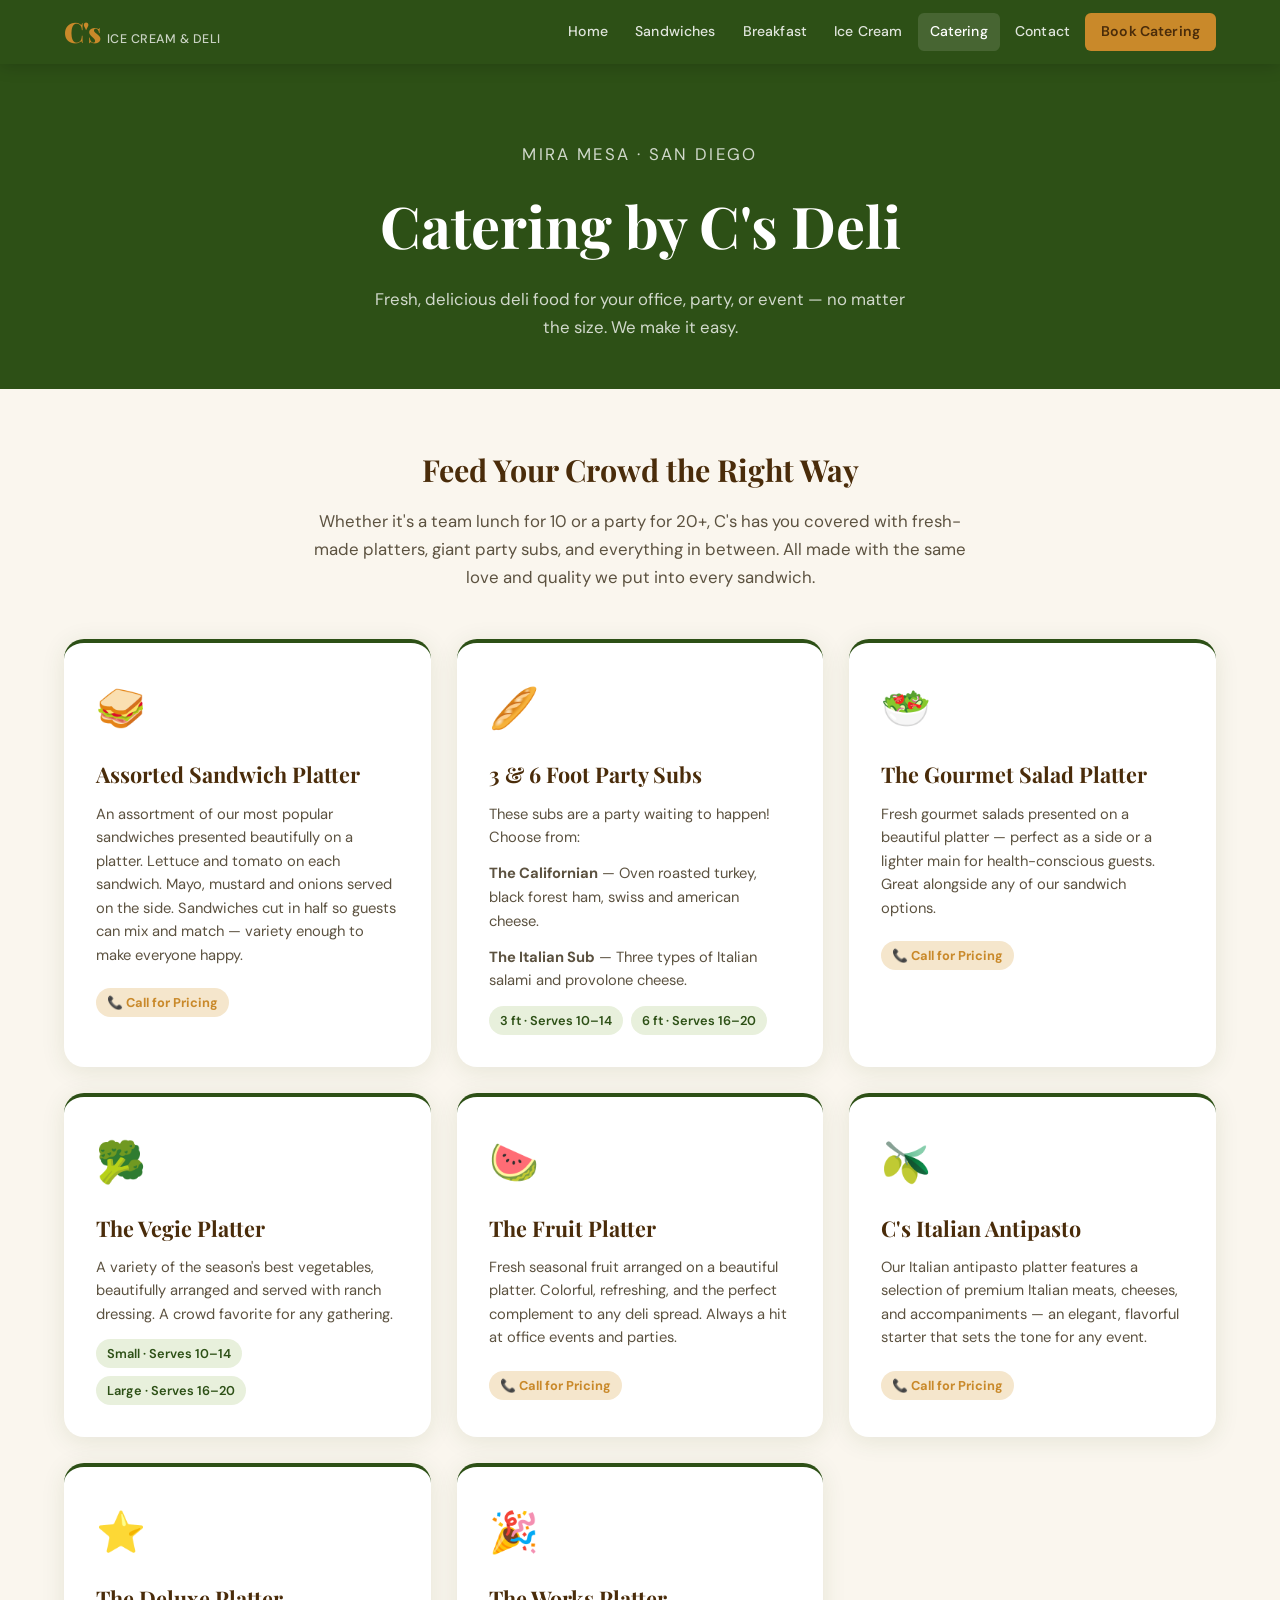
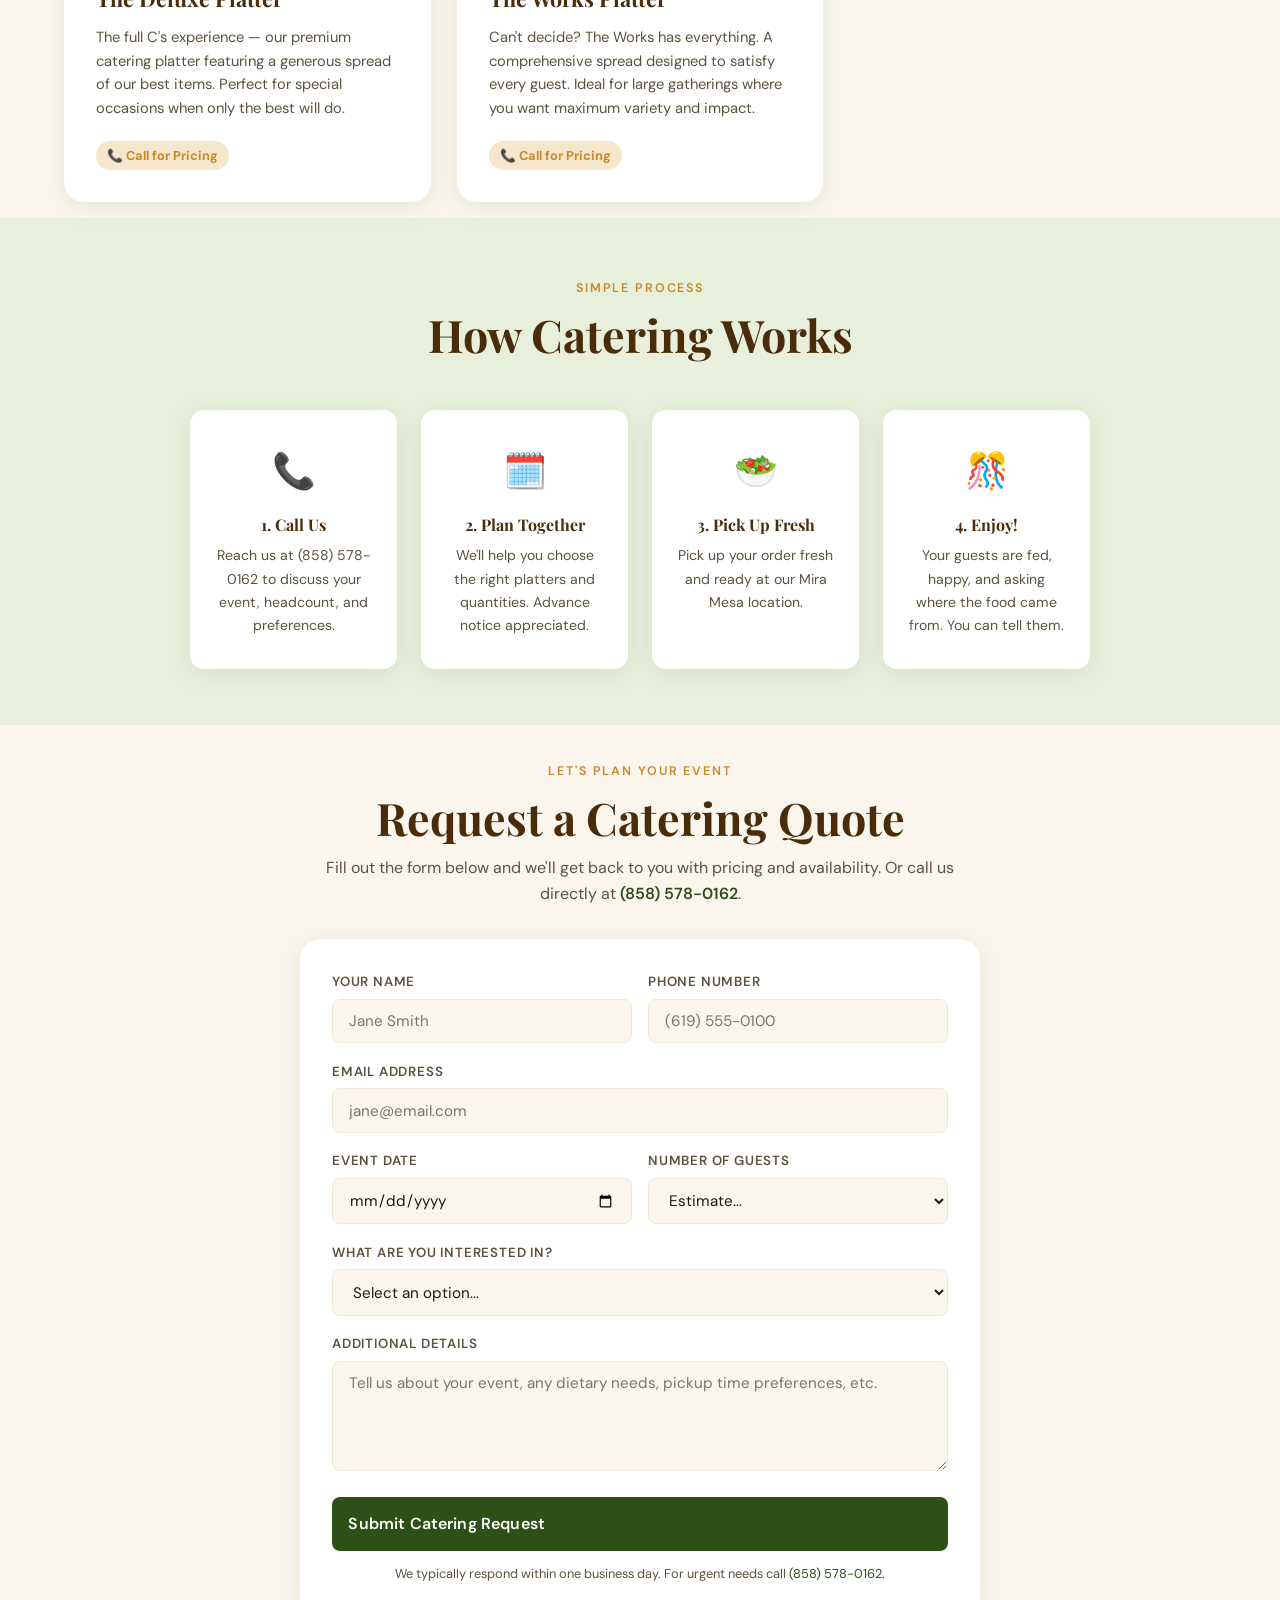
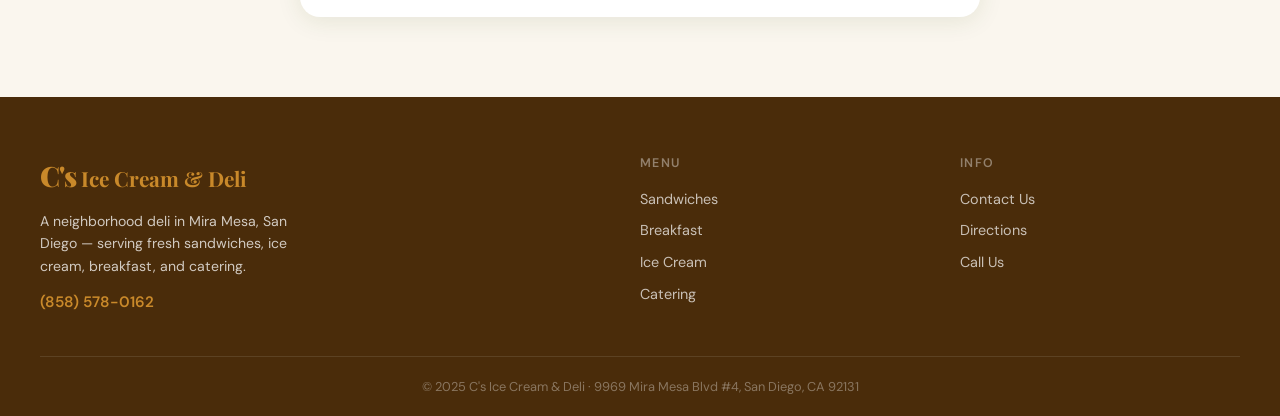
<file: catering.html>
<!DOCTYPE html>
<html lang="en">
<head>
  <meta charset="UTF-8" />
  <meta name="viewport" content="width=device-width, initial-scale=1.0" />
  <title>Catering | C's Ice Cream & Deli · Mira Mesa San Diego</title>
  <meta name="description" content="Catering by C's Ice Cream & Deli — sandwich platters, 3 & 6 foot party subs, veggie platters, and more for your San Diego events. Call (858) 578-0162." />
  <link rel="preconnect" href="https://fonts.googleapis.com" />
  <link href="https://fonts.googleapis.com/css2?family=Playfair+Display:ital,wght@0,700;0,900;1,700&family=DM+Sans:wght@300;400;500;600&display=swap" rel="stylesheet" />
  <link rel="stylesheet" href="style.css" />
</head>
<body>

  <!-- NAV -->
  <header class="site-header">
    <div class="nav-inner">
      <a href="index.html" class="logo">
        <span class="logo-c">C's</span>
        <span class="logo-sub">Ice Cream &amp; Deli</span>
      </a>
      <button class="hamburger" id="hamburger" aria-label="Menu">
        <span></span><span></span><span></span>
      </button>
      <nav class="main-nav" id="main-nav">
        <a href="index.html">Home</a>
        <a href="menu-sandwiches.html">Sandwiches</a>
        <a href="menu-breakfast.html">Breakfast</a>
        <a href="menu-icecream.html">Ice Cream</a>
        <a href="catering.html" class="active">Catering</a>
        <a href="contact.html">Contact</a>
        <a href="catering.html" class="nav-cta">Book Catering</a>
      </nav>
    </div>
  </header>

  <!-- PAGE HERO -->
  <section class="page-hero">
    <p class="page-hero-eyebrow">Mira Mesa · San Diego</p>
    <h1>Catering by C's Deli</h1>
    <p>Fresh, delicious deli food for your office, party, or event — no matter the size. We make it easy.</p>
  </section>

  <!-- INTRO -->
  <div class="catering-intro">
    <h2>Feed Your Crowd the Right Way</h2>
    <p>Whether it's a team lunch for 10 or a party for 20+, C's has you covered with fresh-made platters, giant party subs, and everything in between. All made with the same love and quality we put into every sandwich.</p>
  </div>

  <!-- CATERING ITEMS -->
  <div class="catering-grid">

    <div class="cater-card">
      <div class="cater-card-icon">🥪</div>
      <h3>Assorted Sandwich Platter</h3>
      <p>An assortment of our most popular sandwiches presented beautifully on a platter. Lettuce and tomato on each sandwich. Mayo, mustard and onions served on the side. Sandwiches cut in half so guests can mix and match — variety enough to make everyone happy.</p>
      <span class="call-pricing">📞 Call for Pricing</span>
    </div>

    <div class="cater-card">
      <div class="cater-card-icon">🥖</div>
      <h3>3 & 6 Foot Party Subs</h3>
      <p>These subs are a party waiting to happen! Choose from:</p>
      <p style="margin-top:0.5rem"><strong>The Californian</strong> — Oven roasted turkey, black forest ham, swiss and american cheese.</p>
      <p style="margin-top:0.4rem"><strong>The Italian Sub</strong> — Three types of Italian salami and provolone cheese.</p>
      <div style="margin-top:0.8rem; display:flex; gap:0.5rem; flex-wrap:wrap;">
        <span class="serves">3 ft · Serves 10–14</span>
        <span class="serves">6 ft · Serves 16–20</span>
      </div>
    </div>

    <div class="cater-card">
      <div class="cater-card-icon">🥗</div>
      <h3>The Gourmet Salad Platter</h3>
      <p>Fresh gourmet salads presented on a beautiful platter — perfect as a side or a lighter main for health-conscious guests. Great alongside any of our sandwich options.</p>
      <span class="call-pricing">📞 Call for Pricing</span>
    </div>

    <div class="cater-card">
      <div class="cater-card-icon">🥦</div>
      <h3>The Vegie Platter</h3>
      <p>A variety of the season's best vegetables, beautifully arranged and served with ranch dressing. A crowd favorite for any gathering.</p>
      <div style="margin-top:0.8rem; display:flex; gap:0.5rem; flex-wrap:wrap;">
        <span class="serves">Small · Serves 10–14</span>
        <span class="serves">Large · Serves 16–20</span>
      </div>
    </div>

    <div class="cater-card">
      <div class="cater-card-icon">🍉</div>
      <h3>The Fruit Platter</h3>
      <p>Fresh seasonal fruit arranged on a beautiful platter. Colorful, refreshing, and the perfect complement to any deli spread. Always a hit at office events and parties.</p>
      <span class="call-pricing">📞 Call for Pricing</span>
    </div>

    <div class="cater-card">
      <div class="cater-card-icon">🫒</div>
      <h3>C's Italian Antipasto</h3>
      <p>Our Italian antipasto platter features a selection of premium Italian meats, cheeses, and accompaniments — an elegant, flavorful starter that sets the tone for any event.</p>
      <span class="call-pricing">📞 Call for Pricing</span>
    </div>

    <div class="cater-card">
      <div class="cater-card-icon">⭐</div>
      <h3>The Deluxe Platter</h3>
      <p>The full C's experience — our premium catering platter featuring a generous spread of our best items. Perfect for special occasions when only the best will do.</p>
      <span class="call-pricing">📞 Call for Pricing</span>
    </div>

    <div class="cater-card">
      <div class="cater-card-icon">🎉</div>
      <h3>The Works Platter</h3>
      <p>Can't decide? The Works has everything. A comprehensive spread designed to satisfy every guest. Ideal for large gatherings where you want maximum variety and impact.</p>
      <span class="call-pricing">📞 Call for Pricing</span>
    </div>

  </div>

  <!-- HOW IT WORKS -->
  <section class="section" style="background: var(--green-light); padding: 3.5rem 1.5rem;">
    <div class="container">
      <div class="section-header">
        <p class="section-eyebrow">Simple Process</p>
        <h2 class="section-title">How Catering Works</h2>
      </div>
      <div style="display:grid; grid-template-columns: repeat(auto-fit, minmax(200px,1fr)); gap:1.5rem; max-width:900px; margin:0 auto;">
        <div style="text-align:center; background:#fff; border-radius:14px; padding:2rem 1.5rem; box-shadow:var(--shadow);">
          <div style="font-size:2.2rem;margin-bottom:0.7rem;">📞</div>
          <h4 style="font-family:'Playfair Display',serif;color:var(--brown);margin-bottom:0.4rem;">1. Call Us</h4>
          <p style="font-size:0.88rem;color:var(--text-muted);">Reach us at (858) 578-0162 to discuss your event, headcount, and preferences.</p>
        </div>
        <div style="text-align:center; background:#fff; border-radius:14px; padding:2rem 1.5rem; box-shadow:var(--shadow);">
          <div style="font-size:2.2rem;margin-bottom:0.7rem;">🗓️</div>
          <h4 style="font-family:'Playfair Display',serif;color:var(--brown);margin-bottom:0.4rem;">2. Plan Together</h4>
          <p style="font-size:0.88rem;color:var(--text-muted);">We'll help you choose the right platters and quantities. Advance notice appreciated.</p>
        </div>
        <div style="text-align:center; background:#fff; border-radius:14px; padding:2rem 1.5rem; box-shadow:var(--shadow);">
          <div style="font-size:2.2rem;margin-bottom:0.7rem;">🥗</div>
          <h4 style="font-family:'Playfair Display',serif;color:var(--brown);margin-bottom:0.4rem;">3. Pick Up Fresh</h4>
          <p style="font-size:0.88rem;color:var(--text-muted);">Pick up your order fresh and ready at our Mira Mesa location.</p>
        </div>
        <div style="text-align:center; background:#fff; border-radius:14px; padding:2rem 1.5rem; box-shadow:var(--shadow);">
          <div style="font-size:2.2rem;margin-bottom:0.7rem;">🎊</div>
          <h4 style="font-family:'Playfair Display',serif;color:var(--brown);margin-bottom:0.4rem;">4. Enjoy!</h4>
          <p style="font-size:0.88rem;color:var(--text-muted);">Your guests are fed, happy, and asking where the food came from. You can tell them.</p>
        </div>
      </div>
    </div>
  </section>

  <!-- CATERING INQUIRY FORM -->
  <section class="section" style="padding: 2rem 1.5rem 5rem;">
    <div style="max-width:680px; margin:0 auto;">
      <div style="text-align:center; margin-bottom:2rem;">
        <p class="section-eyebrow">Let's Plan Your Event</p>
        <h2 class="section-title">Request a Catering Quote</h2>
        <p style="color:var(--text-muted);margin-top:0.6rem;">Fill out the form below and we'll get back to you with pricing and availability. Or call us directly at <a href="tel:8585780162" style="color:var(--green);font-weight:600;">(858) 578-0162</a>.</p>
      </div>

      <div class="contact-form-wrap">
        <form
          name="catering"
          method="POST"
          action="/thank-you.html"
          data-netlify="true"
          data-netlify-honeypot="bot-field"
        >
          <input type="hidden" name="form-name" value="catering" />
          <p style="display:none"><label>Don't fill this out: <input name="bot-field" /></label></p>

          <div style="display:grid; grid-template-columns:1fr 1fr; gap:1rem;">
            <div class="form-group">
              <label for="c-name">Your Name</label>
              <input id="c-name" type="text" name="name" placeholder="Jane Smith" required />
            </div>
            <div class="form-group">
              <label for="c-phone">Phone Number</label>
              <input id="c-phone" type="tel" name="phone" placeholder="(619) 555-0100" required />
            </div>
          </div>

          <div class="form-group">
            <label for="c-email">Email Address</label>
            <input id="c-email" type="email" name="email" placeholder="jane@email.com" required />
          </div>

          <div style="display:grid; grid-template-columns:1fr 1fr; gap:1rem;">
            <div class="form-group">
              <label for="c-date">Event Date</label>
              <input id="c-date" type="date" name="event_date" required />
            </div>
            <div class="form-group">
              <label for="c-guests">Number of Guests</label>
              <select id="c-guests" name="guest_count">
                <option value="">Estimate...</option>
                <option value="10-15">10 – 15</option>
                <option value="15-20">15 – 20</option>
                <option value="20-30">20 – 30</option>
                <option value="30-50">30 – 50</option>
                <option value="50+">50+</option>
              </select>
            </div>
          </div>

          <div class="form-group">
            <label for="c-items">What Are You Interested In?</label>
            <select id="c-items" name="catering_items">
              <option value="">Select an option...</option>
              <option value="Assorted Sandwich Platter">Assorted Sandwich Platter</option>
              <option value="3 Foot Party Sub">3 Foot Party Sub</option>
              <option value="6 Foot Party Sub">6 Foot Party Sub</option>
              <option value="Veggie Platter">Veggie Platter</option>
              <option value="Fruit Platter">Fruit Platter</option>
              <option value="Italian Antipasto">C's Italian Antipasto</option>
              <option value="Deluxe / Works Platter">Deluxe / Works Platter</option>
              <option value="Multiple items / Not sure">Multiple items / Not sure yet</option>
            </select>
          </div>

          <div class="form-group">
            <label for="c-notes">Additional Details</label>
            <textarea id="c-notes" name="notes" placeholder="Tell us about your event, any dietary needs, pickup time preferences, etc."></textarea>
          </div>

          <button type="submit" class="btn btn-primary" style="width:100%; font-size:1rem; padding:0.9rem;">
            Submit Catering Request
          </button>
          <p style="font-size:0.8rem;color:var(--text-muted);margin-top:0.8rem;text-align:center;">
            We typically respond within one business day. For urgent needs call <a href="tel:8585780162" style="color:var(--green)">(858) 578-0162</a>.
          </p>
        </form>
      </div>
    </div>
  </section>

  <!-- FOOTER -->
  <footer class="site-footer">
    <div class="container footer-inner">
      <div class="footer-brand">
        <div class="footer-logo"><span class="logo-c">C's</span> Ice Cream &amp; Deli</div>
        <p>A neighborhood deli in Mira Mesa, San Diego — serving fresh sandwiches, ice cream, breakfast, and catering.</p>
        <a href="tel:8585780162" class="footer-phone">(858) 578-0162</a>
      </div>
      <div class="footer-links">
        <h5>Menu</h5>
        <a href="menu-sandwiches.html">Sandwiches</a>
        <a href="menu-breakfast.html">Breakfast</a>
        <a href="menu-icecream.html">Ice Cream</a>
        <a href="catering.html">Catering</a>
      </div>
      <div class="footer-links">
        <h5>Info</h5>
        <a href="contact.html">Contact Us</a>
        <a href="https://maps.google.com/?q=9969+Mira+Mesa+Blvd+San+Diego+CA+92131" target="_blank">Directions</a>
        <a href="tel:8585780162">Call Us</a>
      </div>
    </div>
    <div class="footer-bottom">
      <p>© 2025 C's Ice Cream &amp; Deli · 9969 Mira Mesa Blvd #4, San Diego, CA 92131</p>
    </div>
  </footer>

  <script src="main.js"></script>
</body>
</html>
</file>
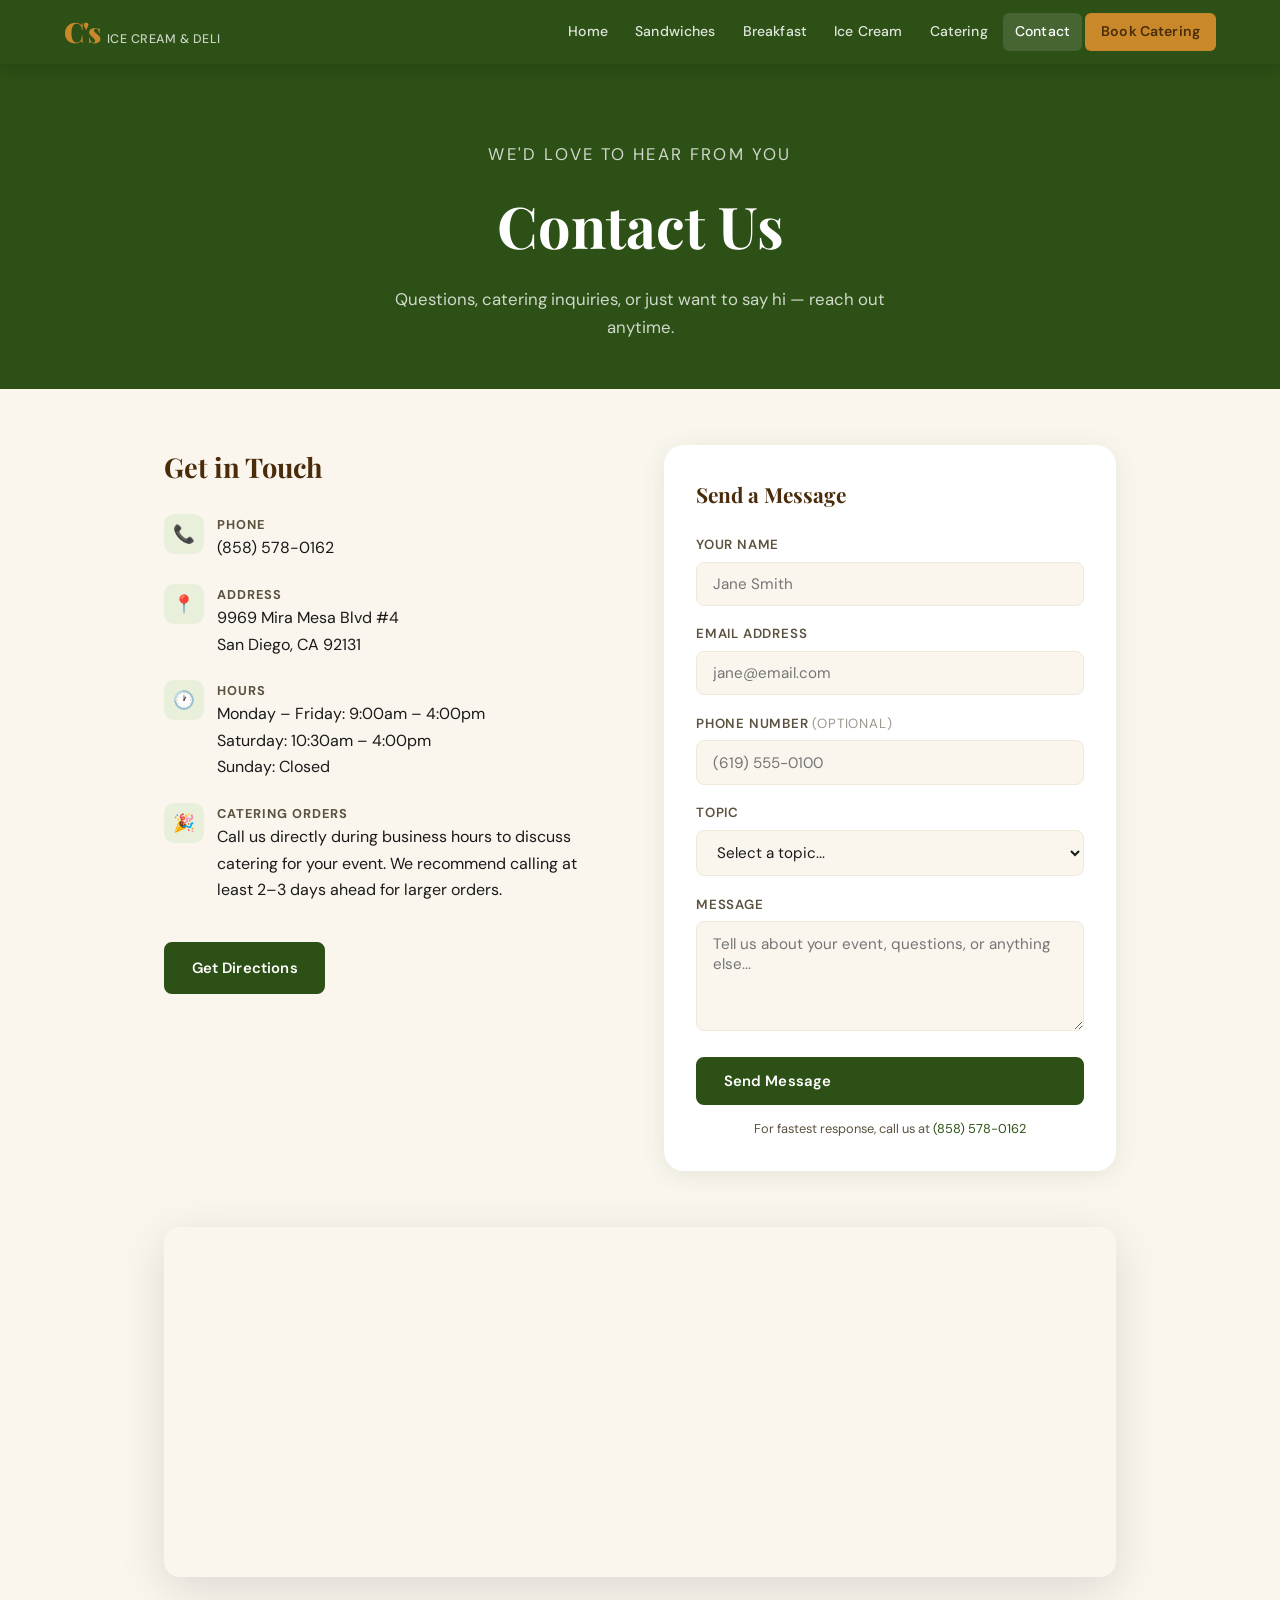
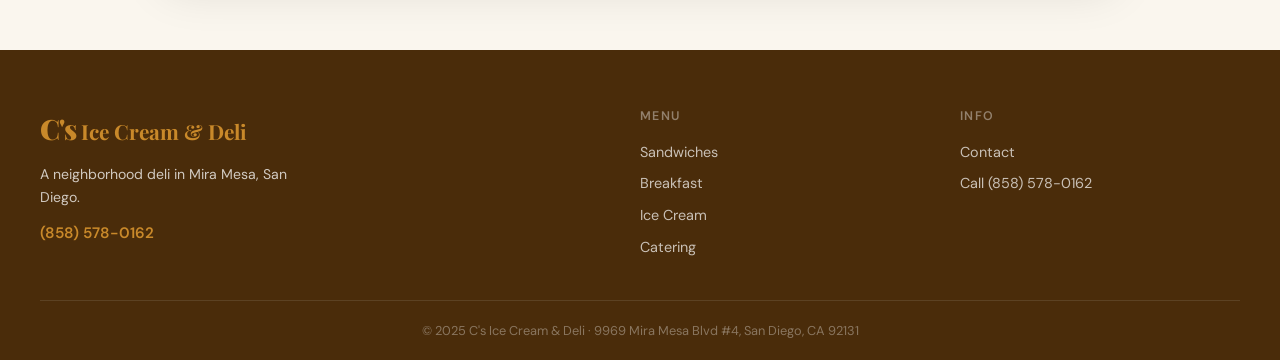
<file: contact.html>
<!DOCTYPE html>
<html lang="en">
<head>
  <meta charset="UTF-8" />
  <meta name="viewport" content="width=device-width, initial-scale=1.0" />
  <title>Contact | C's Ice Cream & Deli · Mira Mesa San Diego</title>
  <link rel="preconnect" href="https://fonts.googleapis.com" />
  <link href="https://fonts.googleapis.com/css2?family=Playfair+Display:ital,wght@0,700;0,900;1,700&family=DM+Sans:wght@300;400;500;600&display=swap" rel="stylesheet" />
  <link rel="stylesheet" href="style.css" />
</head>
<body>
  <header class="site-header">
    <div class="nav-inner">
      <a href="index.html" class="logo"><span class="logo-c">C's</span><span class="logo-sub">Ice Cream &amp; Deli</span></a>
      <button class="hamburger" id="hamburger"><span></span><span></span><span></span></button>
      <nav class="main-nav" id="main-nav">
        <a href="index.html">Home</a>
        <a href="menu-sandwiches.html">Sandwiches</a>
        <a href="menu-breakfast.html">Breakfast</a>
        <a href="menu-icecream.html">Ice Cream</a>
        <a href="catering.html">Catering</a>
        <a href="contact.html" class="active">Contact</a>
        <a href="catering.html" class="nav-cta">Book Catering</a>
      </nav>
    </div>
  </header>

  <section class="page-hero">
    <p class="page-hero-eyebrow">We'd Love to Hear From You</p>
    <h1>Contact Us</h1>
    <p>Questions, catering inquiries, or just want to say hi — reach out anytime.</p>
  </section>

  <div class="contact-layout">
    <div class="contact-info">
      <h2>Get in Touch</h2>

      <div class="contact-detail">
        <div class="contact-icon">📞</div>
        <div>
          <strong>Phone</strong>
          <a href="tel:8585780162">(858) 578-0162</a>
        </div>
      </div>

      <div class="contact-detail">
        <div class="contact-icon">📍</div>
        <div>
          <strong>Address</strong>
          <span>9969 Mira Mesa Blvd #4<br />San Diego, CA 92131</span>
        </div>
      </div>

      <div class="contact-detail">
        <div class="contact-icon">🕐</div>
        <div>
          <strong>Hours</strong>
          <span>
            Monday – Friday: 9:00am – 4:00pm<br />
            Saturday: 10:30am – 4:00pm<br />
            Sunday: Closed
          </span>
        </div>
      </div>

      <div class="contact-detail">
        <div class="contact-icon">🎉</div>
        <div>
          <strong>Catering Orders</strong>
          <span>Call us directly during business hours to discuss catering for your event. We recommend calling at least 2–3 days ahead for larger orders.</span>
        </div>
      </div>

      <a href="https://maps.google.com/?q=9969+Mira+Mesa+Blvd+San+Diego+CA+92131" target="_blank" class="btn btn-primary" style="margin-top:1rem">
        Get Directions
      </a>
    </div>

    <div class="contact-form-wrap">
      <h3>Send a Message</h3>
      <form
        name="contact"
        method="POST"
        action="/thank-you.html"
        data-netlify="true"
        data-netlify-honeypot="bot-field"
      >
        <!-- Netlify hidden fields -->
        <input type="hidden" name="form-name" value="contact" />
        <p style="display:none"><label>Don't fill this out: <input name="bot-field" /></label></p>

        <div class="form-group">
          <label for="name">Your Name</label>
          <input id="name" type="text" name="name" placeholder="Jane Smith" required />
        </div>
        <div class="form-group">
          <label for="email">Email Address</label>
          <input id="email" type="email" name="email" placeholder="jane@email.com" required />
        </div>
        <div class="form-group">
          <label for="phone">Phone Number <span style="font-weight:400;opacity:0.6">(optional)</span></label>
          <input id="phone" type="tel" name="phone" placeholder="(619) 555-0100" />
        </div>
        <div class="form-group">
          <label for="topic">Topic</label>
          <select id="topic" name="topic">
            <option value="">Select a topic...</option>
            <option value="Catering Inquiry">Catering Inquiry</option>
            <option value="General Question">General Question</option>
            <option value="Feedback">Feedback</option>
            <option value="Other">Other</option>
          </select>
        </div>
        <div class="form-group">
          <label for="message">Message</label>
          <textarea id="message" name="message" placeholder="Tell us about your event, questions, or anything else..." required></textarea>
        </div>
        <button type="submit" class="btn btn-primary" style="width:100%">Send Message</button>
        <p style="font-size:0.8rem;color:var(--text-muted);margin-top:0.8rem;text-align:center;">
          For fastest response, call us at <a href="tel:8585780162" style="color:var(--green)">(858) 578-0162</a>
        </p>
      </form>
    </div>
  </div>

  <!-- MAP -->
  <div style="padding: 0 1.5rem 4rem; max-width:1000px; margin:0 auto;">
    <iframe
      title="C's Ice Cream & Deli map"
      src="https://www.google.com/maps/embed?pb=!1m18!1m12!1m3!1d3350.0!2d-117.1395!3d32.9155!2m3!1f0!2f0!3f0!3m2!1i1024!2i768!4f13.1!3m3!1m2!1s0x80dc07a0a0000001%3A0x1!2s9969+Mira+Mesa+Blvd+%234%2C+San+Diego%2C+CA+92131!5e0!3m2!1sen!2sus!4v1234567890"
      width="100%" height="350"
      style="border:0; border-radius:16px; box-shadow:0 12px 48px rgba(0,0,0,0.12);"
      allowfullscreen="" loading="lazy">
    </iframe>
  </div>

  <footer class="site-footer">
    <div class="container footer-inner">
      <div class="footer-brand">
        <div class="footer-logo"><span class="logo-c">C's</span> Ice Cream &amp; Deli</div>
        <p>A neighborhood deli in Mira Mesa, San Diego.</p>
        <a href="tel:8585780162" class="footer-phone">(858) 578-0162</a>
      </div>
      <div class="footer-links">
        <h5>Menu</h5>
        <a href="menu-sandwiches.html">Sandwiches</a>
        <a href="menu-breakfast.html">Breakfast</a>
        <a href="menu-icecream.html">Ice Cream</a>
        <a href="catering.html">Catering</a>
      </div>
      <div class="footer-links">
        <h5>Info</h5>
        <a href="contact.html">Contact</a>
        <a href="tel:8585780162">Call (858) 578-0162</a>
      </div>
    </div>
    <div class="footer-bottom"><p>© 2025 C's Ice Cream &amp; Deli · 9969 Mira Mesa Blvd #4, San Diego, CA 92131</p></div>
  </footer>
  <script src="main.js"></script>
</body>
</html>
</file>
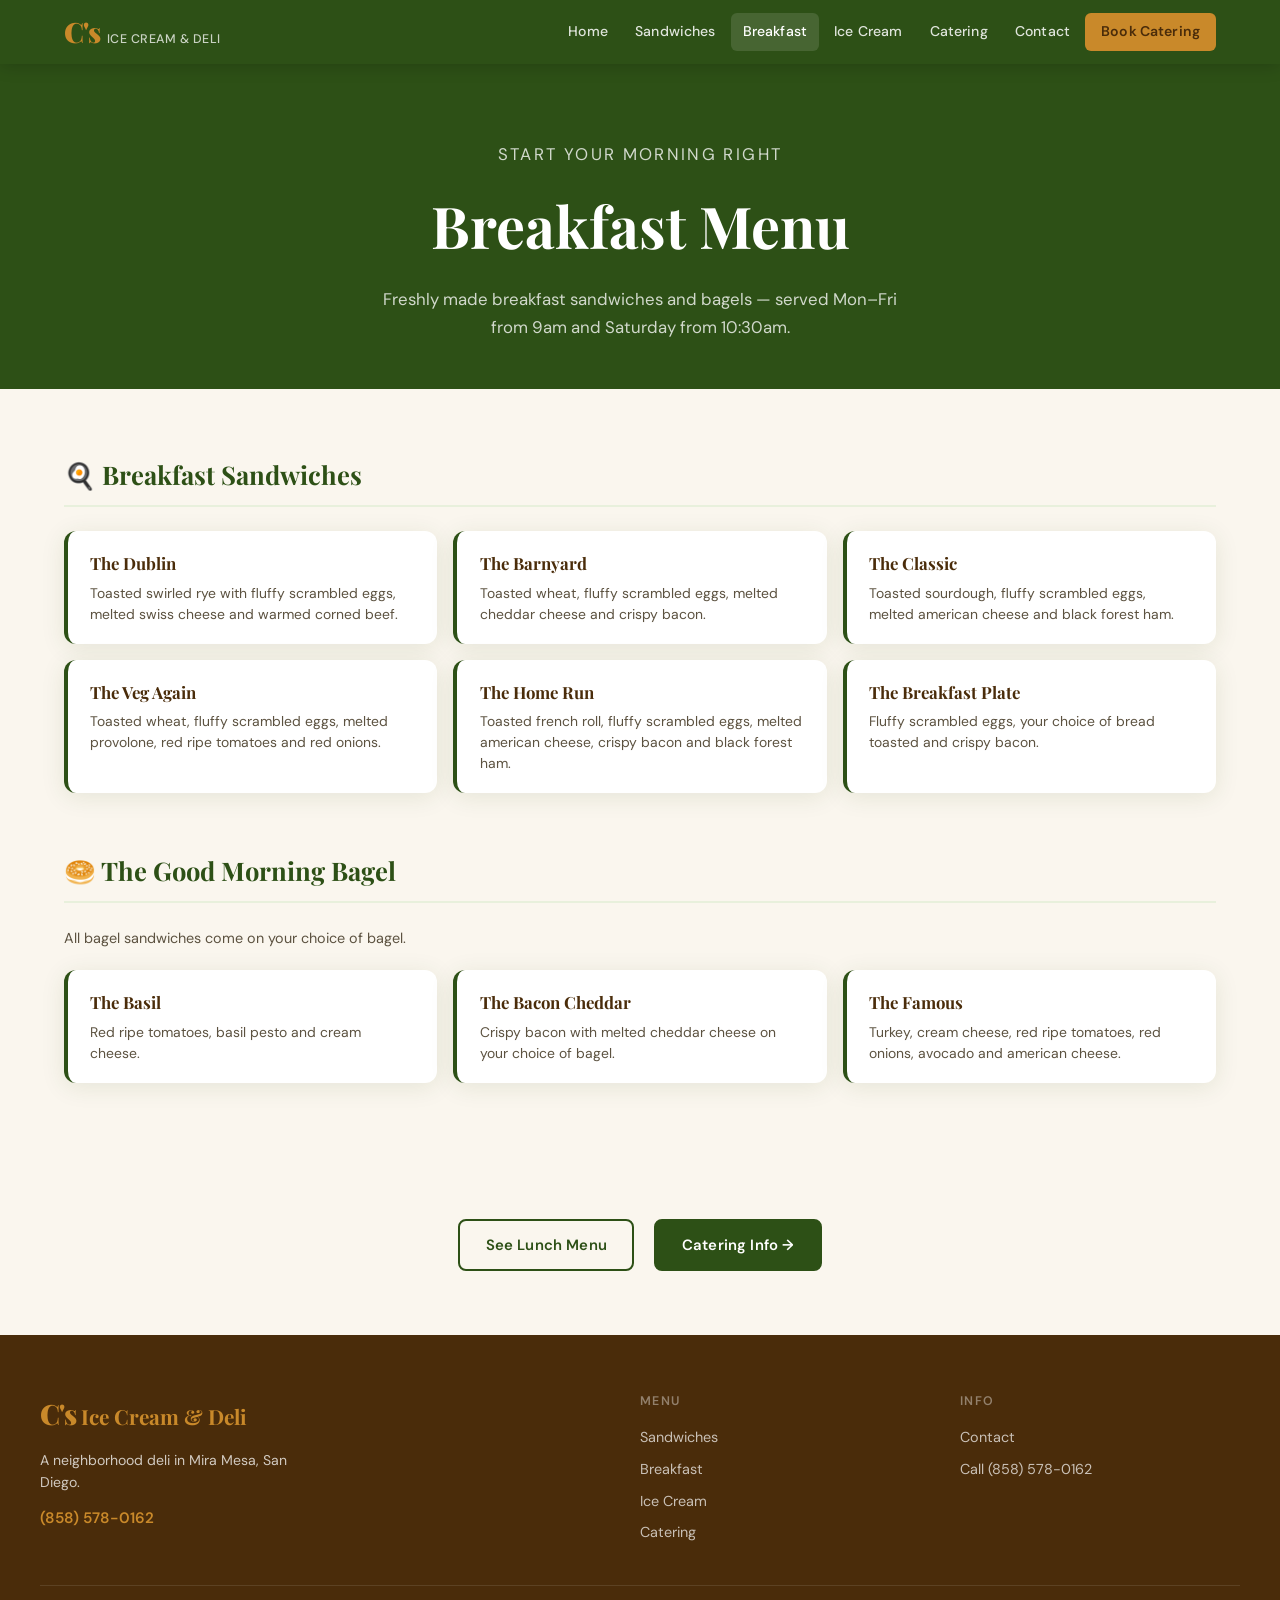
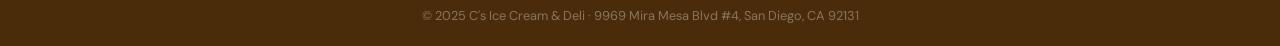
<file: menu-breakfast.html>
<!DOCTYPE html>
<html lang="en">
<head>
  <meta charset="UTF-8" />
  <meta name="viewport" content="width=device-width, initial-scale=1.0" />
  <title>Breakfast Menu | C's Ice Cream & Deli · Mira Mesa San Diego</title>
  <link rel="preconnect" href="https://fonts.googleapis.com" />
  <link href="https://fonts.googleapis.com/css2?family=Playfair+Display:ital,wght@0,700;0,900;1,700&family=DM+Sans:wght@300;400;500;600&display=swap" rel="stylesheet" />
  <link rel="stylesheet" href="style.css" />
</head>
<body>
  <header class="site-header">
    <div class="nav-inner">
      <a href="index.html" class="logo"><span class="logo-c">C's</span><span class="logo-sub">Ice Cream &amp; Deli</span></a>
      <button class="hamburger" id="hamburger"><span></span><span></span><span></span></button>
      <nav class="main-nav" id="main-nav">
        <a href="index.html">Home</a>
        <a href="menu-sandwiches.html">Sandwiches</a>
        <a href="menu-breakfast.html" class="active">Breakfast</a>
        <a href="menu-icecream.html">Ice Cream</a>
        <a href="catering.html">Catering</a>
        <a href="contact.html">Contact</a>
        <a href="catering.html" class="nav-cta">Book Catering</a>
      </nav>
    </div>
  </header>

  <section class="page-hero">
    <p class="page-hero-eyebrow">Start Your Morning Right</p>
    <h1>Breakfast Menu</h1>
    <p>Freshly made breakfast sandwiches and bagels — served Mon–Fri from 9am and Saturday from 10:30am.</p>
  </section>

  <div class="menu-page container">

    <div class="menu-section">
      <h2 class="menu-section-title">🍳 Breakfast Sandwiches</h2>
      <div class="menu-grid">
        <div class="menu-item">
          <h4>The Dublin</h4>
          <p>Toasted swirled rye with fluffy scrambled eggs, melted swiss cheese and warmed corned beef.</p>
        </div>
        <div class="menu-item">
          <h4>The Barnyard</h4>
          <p>Toasted wheat, fluffy scrambled eggs, melted cheddar cheese and crispy bacon.</p>
        </div>
        <div class="menu-item">
          <h4>The Classic</h4>
          <p>Toasted sourdough, fluffy scrambled eggs, melted american cheese and black forest ham.</p>
        </div>
        <div class="menu-item">
          <h4>The Veg Again</h4>
          <p>Toasted wheat, fluffy scrambled eggs, melted provolone, red ripe tomatoes and red onions.</p>
        </div>
        <div class="menu-item">
          <h4>The Home Run</h4>
          <p>Toasted french roll, fluffy scrambled eggs, melted american cheese, crispy bacon and black forest ham.</p>
        </div>
        <div class="menu-item">
          <h4>The Breakfast Plate</h4>
          <p>Fluffy scrambled eggs, your choice of bread toasted and crispy bacon.</p>
        </div>
      </div>
    </div>

    <div class="menu-section">
      <h2 class="menu-section-title">🥯 The Good Morning Bagel</h2>
      <p style="color:var(--text-muted);margin-bottom:1.2rem;font-size:0.9rem;">All bagel sandwiches come on your choice of bagel.</p>
      <div class="menu-grid">
        <div class="menu-item">
          <h4>The Basil</h4>
          <p>Red ripe tomatoes, basil pesto and cream cheese.</p>
        </div>
        <div class="menu-item">
          <h4>The Bacon Cheddar</h4>
          <p>Crispy bacon with melted cheddar cheese on your choice of bagel.</p>
        </div>
        <div class="menu-item">
          <h4>The Famous</h4>
          <p>Turkey, cream cheese, red ripe tomatoes, red onions, avocado and american cheese.</p>
        </div>
      </div>
    </div>

  </div>

  <div style="text-align:center; padding:1rem 1.5rem 4rem;">
    <a href="menu-sandwiches.html" class="btn btn-outline" style="margin-right:1rem">See Lunch Menu</a>
    <a href="catering.html" class="btn btn-primary">Catering Info →</a>
  </div>

  <footer class="site-footer">
    <div class="container footer-inner">
      <div class="footer-brand">
        <div class="footer-logo"><span class="logo-c">C's</span> Ice Cream &amp; Deli</div>
        <p>A neighborhood deli in Mira Mesa, San Diego.</p>
        <a href="tel:8585780162" class="footer-phone">(858) 578-0162</a>
      </div>
      <div class="footer-links">
        <h5>Menu</h5>
        <a href="menu-sandwiches.html">Sandwiches</a>
        <a href="menu-breakfast.html">Breakfast</a>
        <a href="menu-icecream.html">Ice Cream</a>
        <a href="catering.html">Catering</a>
      </div>
      <div class="footer-links">
        <h5>Info</h5>
        <a href="contact.html">Contact</a>
        <a href="tel:8585780162">Call (858) 578-0162</a>
      </div>
    </div>
    <div class="footer-bottom"><p>© 2025 C's Ice Cream &amp; Deli · 9969 Mira Mesa Blvd #4, San Diego, CA 92131</p></div>
  </footer>
  <script src="main.js"></script>
</body>
</html>
</file>
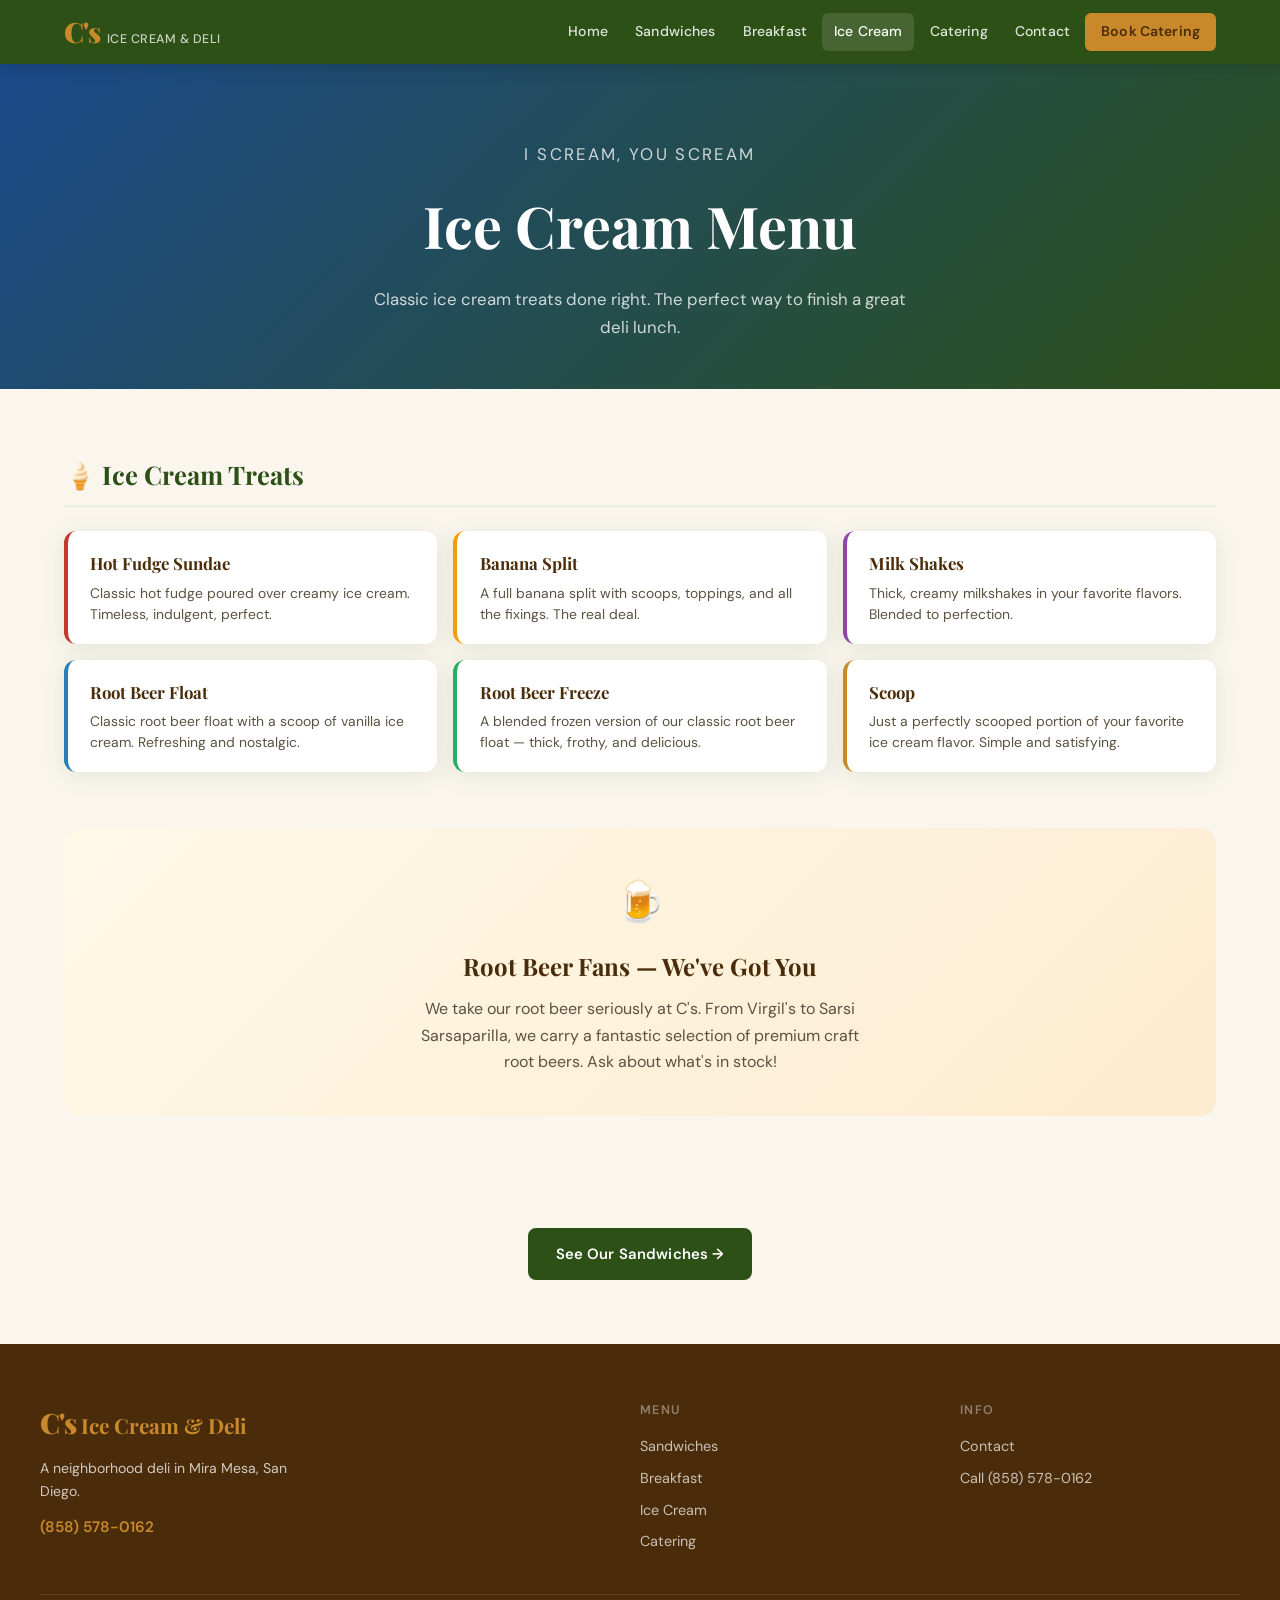
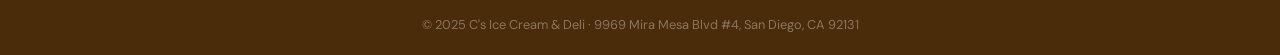
<file: menu-icecream.html>
<!DOCTYPE html>
<html lang="en">
<head>
  <meta charset="UTF-8" />
  <meta name="viewport" content="width=device-width, initial-scale=1.0" />
  <title>Ice Cream Menu | C's Ice Cream & Deli · Mira Mesa San Diego</title>
  <link rel="preconnect" href="https://fonts.googleapis.com" />
  <link href="https://fonts.googleapis.com/css2?family=Playfair+Display:ital,wght@0,700;0,900;1,700&family=DM+Sans:wght@300;400;500;600&display=swap" rel="stylesheet" />
  <link rel="stylesheet" href="style.css" />
</head>
<body>
  <header class="site-header">
    <div class="nav-inner">
      <a href="index.html" class="logo"><span class="logo-c">C's</span><span class="logo-sub">Ice Cream &amp; Deli</span></a>
      <button class="hamburger" id="hamburger"><span></span><span></span><span></span></button>
      <nav class="main-nav" id="main-nav">
        <a href="index.html">Home</a>
        <a href="menu-sandwiches.html">Sandwiches</a>
        <a href="menu-breakfast.html">Breakfast</a>
        <a href="menu-icecream.html" class="active">Ice Cream</a>
        <a href="catering.html">Catering</a>
        <a href="contact.html">Contact</a>
        <a href="catering.html" class="nav-cta">Book Catering</a>
      </nav>
    </div>
  </header>

  <section class="page-hero" style="background: linear-gradient(135deg, #1a4a8a 0%, #2d5016 100%);">
    <p class="page-hero-eyebrow">I Scream, You Scream</p>
    <h1>Ice Cream Menu</h1>
    <p>Classic ice cream treats done right. The perfect way to finish a great deli lunch.</p>
  </section>

  <div class="menu-page container">
    <div class="menu-section">
      <h2 class="menu-section-title">🍦 Ice Cream Treats</h2>
      <div class="menu-grid">
        <div class="menu-item" style="border-left-color: #c0392b;">
          <h4>Hot Fudge Sundae</h4>
          <p>Classic hot fudge poured over creamy ice cream. Timeless, indulgent, perfect.</p>
        </div>
        <div class="menu-item" style="border-left-color: #f39c12;">
          <h4>Banana Split</h4>
          <p>A full banana split with scoops, toppings, and all the fixings. The real deal.</p>
        </div>
        <div class="menu-item" style="border-left-color: #8e44ad;">
          <h4>Milk Shakes</h4>
          <p>Thick, creamy milkshakes in your favorite flavors. Blended to perfection.</p>
        </div>
        <div class="menu-item" style="border-left-color: #2980b9;">
          <h4>Root Beer Float</h4>
          <p>Classic root beer float with a scoop of vanilla ice cream. Refreshing and nostalgic.</p>
        </div>
        <div class="menu-item" style="border-left-color: #27ae60;">
          <h4>Root Beer Freeze</h4>
          <p>A blended frozen version of our classic root beer float — thick, frothy, and delicious.</p>
        </div>
        <div class="menu-item" style="border-left-color: var(--gold);">
          <h4>Scoop</h4>
          <p>Just a perfectly scooped portion of your favorite ice cream flavor. Simple and satisfying.</p>
        </div>
      </div>
    </div>

    <div style="background:linear-gradient(135deg, #fef9e7, #fdebd0); border-radius:16px; padding:2.5rem; text-align:center; margin-bottom:2rem;">
      <div style="font-size:2.5rem;margin-bottom:0.8rem;">🍺</div>
      <h3 style="font-family:'Playfair Display',serif;font-size:1.5rem;color:var(--brown);margin-bottom:0.6rem;">Root Beer Fans — We've Got You</h3>
      <p style="color:var(--text-muted);max-width:440px;margin:0 auto;">We take our root beer seriously at C's. From Virgil's to Sarsi Sarsaparilla, we carry a fantastic selection of premium craft root beers. Ask about what's in stock!</p>
    </div>
  </div>

  <div style="text-align:center; padding:1rem 1.5rem 4rem;">
    <a href="menu-sandwiches.html" class="btn btn-primary">See Our Sandwiches →</a>
  </div>

  <footer class="site-footer">
    <div class="container footer-inner">
      <div class="footer-brand">
        <div class="footer-logo"><span class="logo-c">C's</span> Ice Cream &amp; Deli</div>
        <p>A neighborhood deli in Mira Mesa, San Diego.</p>
        <a href="tel:8585780162" class="footer-phone">(858) 578-0162</a>
      </div>
      <div class="footer-links">
        <h5>Menu</h5>
        <a href="menu-sandwiches.html">Sandwiches</a>
        <a href="menu-breakfast.html">Breakfast</a>
        <a href="menu-icecream.html">Ice Cream</a>
        <a href="catering.html">Catering</a>
      </div>
      <div class="footer-links">
        <h5>Info</h5>
        <a href="contact.html">Contact</a>
        <a href="tel:8585780162">Call (858) 578-0162</a>
      </div>
    </div>
    <div class="footer-bottom"><p>© 2025 C's Ice Cream &amp; Deli · 9969 Mira Mesa Blvd #4, San Diego, CA 92131</p></div>
  </footer>
  <script src="main.js"></script>
</body>
</html>
</file>
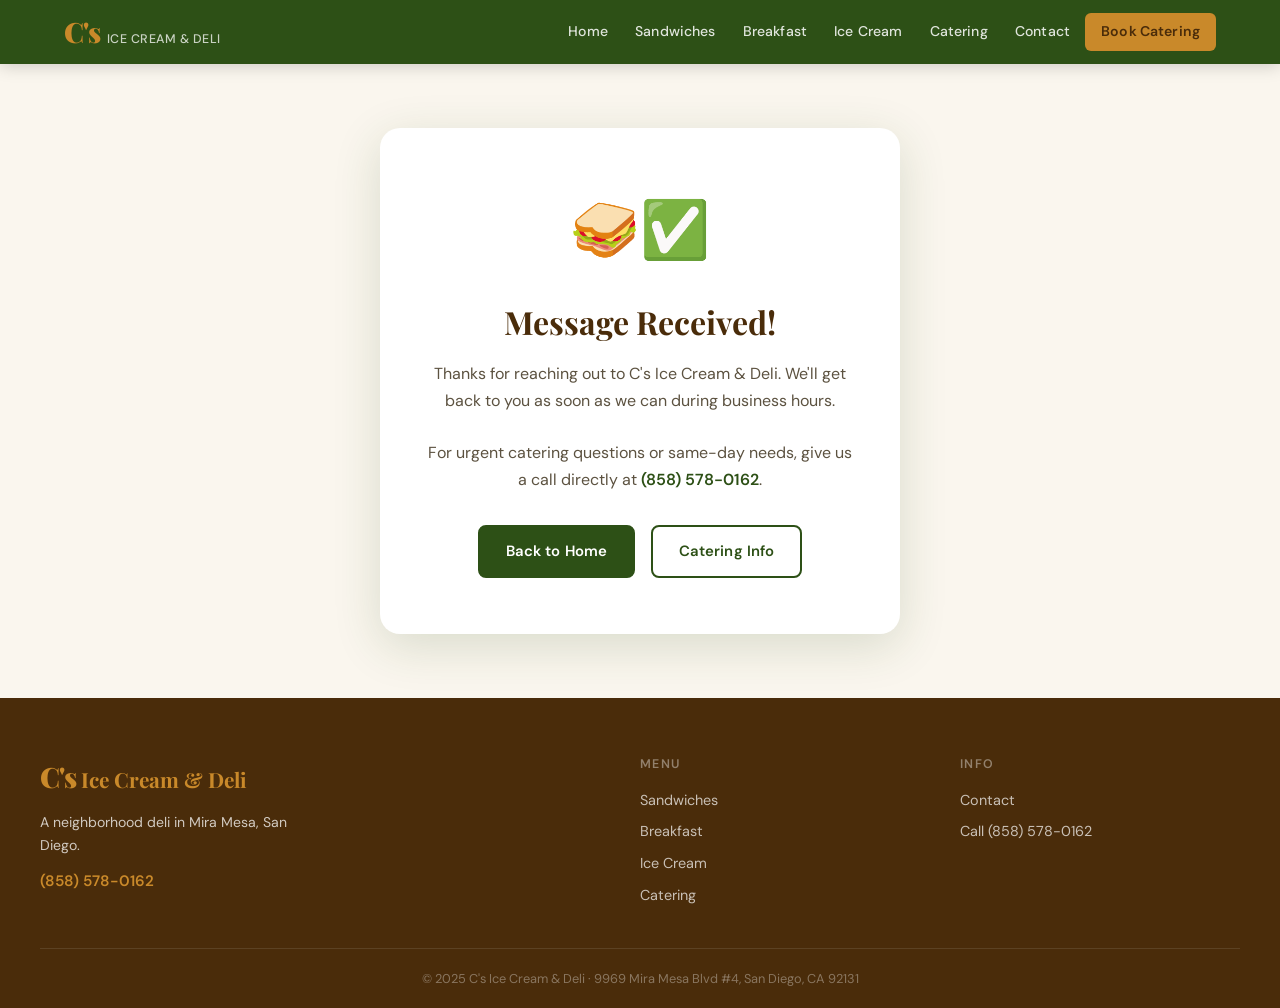
<file: thank-you.html>
<!DOCTYPE html>
<html lang="en">
<head>
  <meta charset="UTF-8" />
  <meta name="viewport" content="width=device-width, initial-scale=1.0" />
  <title>Message Sent! | C's Ice Cream & Deli</title>
  <link rel="preconnect" href="https://fonts.googleapis.com" />
  <link href="https://fonts.googleapis.com/css2?family=Playfair+Display:ital,wght@0,700;0,900;1,700&family=DM+Sans:wght@300;400;500;600&display=swap" rel="stylesheet" />
  <link rel="stylesheet" href="style.css" />
  <style>
    .thankyou-wrap {
      min-height: 70vh;
      display: flex;
      align-items: center;
      justify-content: center;
      padding: 4rem 1.5rem;
    }
    .thankyou-card {
      background: #fff;
      border-radius: 20px;
      box-shadow: var(--shadow-lg);
      padding: 3.5rem 3rem;
      max-width: 520px;
      width: 100%;
      text-align: center;
    }
    .thankyou-emoji { font-size: 3.5rem; margin-bottom: 1.2rem; }
    .thankyou-card h1 {
      font-family: 'Playfair Display', serif;
      font-size: 2rem;
      color: var(--brown);
      margin-bottom: 0.8rem;
    }
    .thankyou-card p {
      color: var(--text-muted);
      font-size: 1rem;
      line-height: 1.65;
      margin-bottom: 2rem;
    }
    .thankyou-actions {
      display: flex;
      gap: 1rem;
      justify-content: center;
      flex-wrap: wrap;
    }
  </style>
</head>
<body>
  <header class="site-header">
    <div class="nav-inner">
      <a href="index.html" class="logo"><span class="logo-c">C's</span><span class="logo-sub">Ice Cream &amp; Deli</span></a>
      <button class="hamburger" id="hamburger"><span></span><span></span><span></span></button>
      <nav class="main-nav" id="main-nav">
        <a href="index.html">Home</a>
        <a href="menu-sandwiches.html">Sandwiches</a>
        <a href="menu-breakfast.html">Breakfast</a>
        <a href="menu-icecream.html">Ice Cream</a>
        <a href="catering.html">Catering</a>
        <a href="contact.html">Contact</a>
        <a href="catering.html" class="nav-cta">Book Catering</a>
      </nav>
    </div>
  </header>

  <div class="thankyou-wrap">
    <div class="thankyou-card">
      <div class="thankyou-emoji">🥪✅</div>
      <h1>Message Received!</h1>
      <p>
        Thanks for reaching out to C's Ice Cream &amp; Deli. We'll get back to you as soon as we can during business hours.<br /><br />
        For urgent catering questions or same-day needs, give us a call directly at
        <a href="tel:8585780162" style="color:var(--green);font-weight:600;">(858) 578-0162</a>.
      </p>
      <div class="thankyou-actions">
        <a href="index.html" class="btn btn-primary">Back to Home</a>
        <a href="catering.html" class="btn btn-outline">Catering Info</a>
      </div>
    </div>
  </div>

  <footer class="site-footer">
    <div class="container footer-inner">
      <div class="footer-brand">
        <div class="footer-logo"><span class="logo-c">C's</span> Ice Cream &amp; Deli</div>
        <p>A neighborhood deli in Mira Mesa, San Diego.</p>
        <a href="tel:8585780162" class="footer-phone">(858) 578-0162</a>
      </div>
      <div class="footer-links">
        <h5>Menu</h5>
        <a href="menu-sandwiches.html">Sandwiches</a>
        <a href="menu-breakfast.html">Breakfast</a>
        <a href="menu-icecream.html">Ice Cream</a>
        <a href="catering.html">Catering</a>
      </div>
      <div class="footer-links">
        <h5>Info</h5>
        <a href="contact.html">Contact</a>
        <a href="tel:8585780162">Call (858) 578-0162</a>
      </div>
    </div>
    <div class="footer-bottom"><p>© 2025 C's Ice Cream &amp; Deli · 9969 Mira Mesa Blvd #4, San Diego, CA 92131</p></div>
  </footer>
  <script src="main.js"></script>
</body>
</html>
</file>
<file: style.css>
/* ===================================
   C's Ice Cream & Deli — Stylesheet
   Warm deli aesthetic: cream, forest green, brick red
   =================================== */

:root {
  --cream: #faf6ee;
  --cream-dark: #f0e9d8;
  --green: #2d5016;
  --green-mid: #3d6b20;
  --green-light: #e8f0dc;
  --red: #c0392b;
  --red-soft: #e8c5c0;
  --gold: #c9892a;
  --gold-light: #f5e6cc;
  --brown: #4a2c0a;
  --text: #1a1a1a;
  --text-muted: #5c5240;
  --white: #ffffff;
  --shadow: 0 4px 24px rgba(45,80,22,0.10);
  --shadow-lg: 0 12px 48px rgba(45,80,22,0.16);
  --radius: 12px;
  --radius-lg: 20px;
  font-size: 16px;
}

*, *::before, *::after { box-sizing: border-box; margin: 0; padding: 0; }

html { scroll-behavior: smooth; }

body {
  font-family: 'DM Sans', sans-serif;
  background: var(--cream);
  color: var(--text);
  line-height: 1.65;
}

img { display: block; max-width: 100%; }
a { color: inherit; text-decoration: none; }

/* ---- HEADER / NAV ---- */
.site-header {
  position: sticky;
  top: 0;
  z-index: 100;
  background: var(--green);
  box-shadow: 0 2px 16px rgba(0,0,0,0.18);
}
.nav-inner {
  max-width: 1200px;
  margin: 0 auto;
  padding: 0 1.5rem;
  display: flex;
  align-items: center;
  height: 64px;
  gap: 1.5rem;
}
.logo {
  display: flex;
  align-items: baseline;
  gap: 0.4rem;
  flex-shrink: 0;
}
.logo-c {
  font-family: 'Playfair Display', serif;
  font-size: 1.75rem;
  font-weight: 900;
  color: var(--gold);
  letter-spacing: -0.02em;
}
.logo-sub {
  font-size: 0.78rem;
  font-weight: 500;
  color: rgba(255,255,255,0.75);
  letter-spacing: 0.04em;
  text-transform: uppercase;
}
.main-nav {
  display: flex;
  align-items: center;
  gap: 0.2rem;
  margin-left: auto;
}
.main-nav a {
  color: rgba(255,255,255,0.85);
  font-size: 0.88rem;
  font-weight: 500;
  padding: 0.45rem 0.75rem;
  border-radius: 6px;
  transition: all 0.2s;
  letter-spacing: 0.01em;
}
.main-nav a:hover, .main-nav a.active {
  color: #fff;
  background: rgba(255,255,255,0.12);
}
.nav-cta {
  background: var(--gold) !important;
  color: var(--brown) !important;
  font-weight: 600 !important;
  padding: 0.45rem 1rem !important;
  border-radius: 6px !important;
}
.nav-cta:hover { background: #d99b30 !important; transform: translateY(-1px); }

.hamburger {
  display: none;
  flex-direction: column;
  gap: 5px;
  background: none;
  border: none;
  cursor: pointer;
  padding: 4px;
  margin-left: auto;
}
.hamburger span {
  display: block;
  width: 24px;
  height: 2px;
  background: #fff;
  border-radius: 2px;
  transition: 0.3s;
}

/* ---- HERO ---- */
.hero {
  min-height: 88vh;
  display: flex;
  flex-direction: column;
  justify-content: center;
  align-items: flex-start;
  padding: 6rem 1.5rem 3rem;
  max-width: 1200px;
  margin: 0 auto;
  position: relative;
}
.hero-bg {
  position: fixed;
  inset: 0;
  pointer-events: none;
  z-index: -1;
  overflow: hidden;
}
.hero-blob {
  position: absolute;
  border-radius: 50%;
  opacity: 0.18;
  filter: blur(80px);
}
.blob1 { width: 600px; height: 600px; background: var(--green-mid); top: -200px; right: -100px; animation: drift1 18s ease-in-out infinite alternate; }
.blob2 { width: 400px; height: 400px; background: var(--gold); bottom: 0; left: -100px; animation: drift2 22s ease-in-out infinite alternate; }
.blob3 { width: 300px; height: 300px; background: var(--red); top: 40%; right: 20%; animation: drift1 14s ease-in-out infinite alternate-reverse; }

@keyframes drift1 { from { transform: translate(0,0) scale(1); } to { transform: translate(40px,30px) scale(1.08); } }
@keyframes drift2 { from { transform: translate(0,0) scale(1); } to { transform: translate(-30px,40px) scale(1.06); } }

.hero-eyebrow {
  font-size: 0.82rem;
  font-weight: 600;
  text-transform: uppercase;
  letter-spacing: 0.14em;
  color: var(--green);
  background: var(--green-light);
  border: 1px solid rgba(45,80,22,0.2);
  padding: 0.35rem 0.9rem;
  border-radius: 20px;
  margin-bottom: 1.4rem;
  display: inline-block;
  animation: fadeUp 0.7s ease both;
}
.hero-title {
  font-family: 'Playfair Display', serif;
  font-size: clamp(3.2rem, 8vw, 6rem);
  font-weight: 900;
  line-height: 1.06;
  color: var(--brown);
  margin-bottom: 1.4rem;
  max-width: 700px;
  animation: fadeUp 0.7s 0.1s ease both;
}
.hero-title em {
  font-style: italic;
  color: var(--green);
}
.hero-desc {
  font-size: 1.15rem;
  color: var(--text-muted);
  max-width: 520px;
  margin-bottom: 2.2rem;
  font-weight: 400;
  animation: fadeUp 0.7s 0.2s ease both;
}
.hero-actions {
  display: flex;
  gap: 1rem;
  flex-wrap: wrap;
  animation: fadeUp 0.7s 0.3s ease both;
}
.hero-badges {
  display: flex;
  gap: 1.2rem;
  margin-top: 4rem;
  flex-wrap: wrap;
  animation: fadeUp 0.7s 0.4s ease both;
}
.badge {
  display: flex;
  flex-direction: column;
  align-items: center;
  background: var(--white);
  border: 1px solid var(--cream-dark);
  border-radius: 12px;
  padding: 0.9rem 1.4rem;
  box-shadow: var(--shadow);
  min-width: 90px;
}
.badge-num {
  font-family: 'Playfair Display', serif;
  font-size: 1.4rem;
  font-weight: 700;
  color: var(--green);
  line-height: 1;
}
.badge-label {
  font-size: 0.72rem;
  text-transform: uppercase;
  letter-spacing: 0.1em;
  color: var(--text-muted);
  margin-top: 0.25rem;
}

@keyframes fadeUp { from { opacity:0; transform:translateY(20px); } to { opacity:1; transform:translateY(0); } }

/* ---- BUTTONS ---- */
.btn {
  display: inline-flex;
  align-items: center;
  gap: 0.4rem;
  font-family: 'DM Sans', sans-serif;
  font-weight: 600;
  font-size: 0.93rem;
  padding: 0.75rem 1.6rem;
  border-radius: 8px;
  cursor: pointer;
  transition: all 0.2s;
  letter-spacing: 0.01em;
  border: 2px solid transparent;
  text-decoration: none;
}
.btn-primary {
  background: var(--green);
  color: #fff;
  border-color: var(--green);
}
.btn-primary:hover { background: var(--green-mid); transform: translateY(-2px); box-shadow: 0 6px 20px rgba(45,80,22,0.25); }
.btn-outline {
  background: transparent;
  color: var(--green);
  border-color: var(--green);
}
.btn-outline:hover { background: var(--green); color: #fff; transform: translateY(-2px); }
.btn-white {
  background: #fff;
  color: var(--green);
  border-color: #fff;
}
.btn-white:hover { background: var(--cream); transform: translateY(-2px); }
.btn-gold {
  background: var(--gold);
  color: var(--brown);
  border-color: var(--gold);
}
.btn-gold:hover { background: #d99b30; transform: translateY(-2px); box-shadow: 0 6px 20px rgba(201,137,42,0.3); }

/* ---- INFO STRIP ---- */
.info-strip {
  background: var(--green);
  color: #fff;
  display: flex;
  align-items: center;
  justify-content: center;
  gap: 1.5rem;
  padding: 0.85rem 1.5rem;
  font-size: 0.84rem;
  flex-wrap: wrap;
}
.info-item {
  display: flex;
  align-items: center;
  gap: 0.5rem;
}
.info-item svg { width: 14px; height: 14px; opacity: 0.8; flex-shrink: 0; }
.info-sep { opacity: 0.4; font-size: 1.2rem; }

/* ---- SECTIONS ---- */
.section { padding: 5rem 1.5rem; }
.container { max-width: 1200px; margin: 0 auto; }
.section-header { text-align: center; margin-bottom: 3rem; }
.section-eyebrow {
  display: inline-block;
  font-size: 0.78rem;
  font-weight: 600;
  text-transform: uppercase;
  letter-spacing: 0.15em;
  color: var(--gold);
  margin-bottom: 0.6rem;
}
.section-eyebrow.light { color: rgba(255,255,255,0.7); }
.section-title {
  font-family: 'Playfair Display', serif;
  font-size: clamp(2rem, 4vw, 2.8rem);
  font-weight: 700;
  color: var(--brown);
  line-height: 1.2;
}

/* ---- SPOTLIGHT GRID ---- */
.spotlight-grid {
  display: grid;
  grid-template-columns: repeat(auto-fit, minmax(250px, 1fr));
  gap: 1.4rem;
}
.spotlight-card {
  background: var(--white);
  border-radius: var(--radius-lg);
  padding: 2rem 1.6rem;
  border: 2px solid transparent;
  transition: all 0.25s;
  cursor: pointer;
  display: flex;
  flex-direction: column;
  gap: 0.5rem;
  box-shadow: var(--shadow);
  text-decoration: none;
  color: inherit;
}
.spotlight-card:hover {
  transform: translateY(-6px);
  box-shadow: var(--shadow-lg);
  border-color: var(--green);
}
.spotlight-icon { font-size: 2.4rem; margin-bottom: 0.4rem; }
.spotlight-card h3 {
  font-family: 'Playfair Display', serif;
  font-size: 1.35rem;
  font-weight: 700;
  color: var(--brown);
}
.spotlight-card p { font-size: 0.9rem; color: var(--text-muted); line-height: 1.6; }
.card-link { font-size: 0.84rem; font-weight: 600; color: var(--green); margin-top: auto; padding-top: 0.8rem; }

.card-sand:hover { border-color: var(--gold); }
.card-bfast:hover { border-color: var(--red); }
.card-ice:hover { border-color: #4db8e8; }
.card-cater:hover { border-color: var(--green); }

/* ---- FAN FAVS ---- */
.fan-favs { background: var(--green-light); }
.favs-grid {
  display: grid;
  grid-template-columns: repeat(auto-fit, minmax(280px, 1fr));
  gap: 1.2rem;
  margin-bottom: 2.5rem;
}
.fav-card {
  background: var(--white);
  border-radius: var(--radius);
  padding: 1.6rem;
  box-shadow: var(--shadow);
  transition: transform 0.2s;
  position: relative;
  overflow: hidden;
}
.fav-card::before {
  content: '';
  position: absolute;
  top: 0; left: 0; right: 0;
  height: 3px;
  background: var(--green);
}
.fav-card:hover { transform: translateY(-4px); }
.fav-num {
  font-family: 'Playfair Display', serif;
  font-size: 2rem;
  font-weight: 900;
  color: var(--cream-dark);
  line-height: 1;
  margin-bottom: 0.5rem;
}
.fav-card h4 {
  font-family: 'Playfair Display', serif;
  font-size: 1.15rem;
  font-weight: 700;
  color: var(--brown);
  margin-bottom: 0.4rem;
}
.fav-card p { font-size: 0.88rem; color: var(--text-muted); }
.favs-cta { text-align: center; }

/* ---- CATERING BANNER ---- */
.cater-banner {
  background: var(--green);
  padding: 5rem 1.5rem;
  color: #fff;
}
.cater-banner-inner {
  display: grid;
  grid-template-columns: 1fr 1fr;
  gap: 4rem;
  align-items: center;
}
.cater-text h2 {
  font-family: 'Playfair Display', serif;
  font-size: clamp(1.8rem, 3.5vw, 2.6rem);
  font-weight: 700;
  margin-bottom: 1rem;
  color: #fff;
}
.cater-text p {
  font-size: 1rem;
  color: rgba(255,255,255,0.8);
  margin-bottom: 1.8rem;
  max-width: 440px;
}
.cater-items {
  display: grid;
  grid-template-columns: 1fr 1fr;
  gap: 0.9rem;
}
.cater-item {
  background: rgba(255,255,255,0.1);
  border: 1px solid rgba(255,255,255,0.2);
  border-radius: 8px;
  padding: 0.75rem 1rem;
  font-size: 0.9rem;
  font-weight: 500;
  color: rgba(255,255,255,0.9);
}

/* ---- LOCATION ---- */
.location-section { background: var(--cream); }
.location-inner {
  display: grid;
  grid-template-columns: 1fr 1.3fr;
  gap: 4rem;
  align-items: start;
}
.location-info .section-title { text-align: left; margin-bottom: 2rem; }
.loc-detail {
  display: flex;
  flex-direction: column;
  gap: 0.2rem;
  margin-bottom: 1.3rem;
}
.loc-detail strong {
  font-size: 0.78rem;
  text-transform: uppercase;
  letter-spacing: 0.1em;
  color: var(--text-muted);
}
.loc-detail span { font-size: 1rem; color: var(--text); }
.loc-detail a { color: var(--green); font-weight: 600; }
.loc-detail a:hover { text-decoration: underline; }
.location-map iframe {
  border-radius: var(--radius-lg);
  box-shadow: var(--shadow-lg);
}

/* ---- PAGE HERO (inner pages) ---- */
.page-hero {
  background: var(--green);
  padding: 4rem 1.5rem 3rem;
  text-align: center;
}
.page-hero-eyebrow {
  font-size: 0.78rem;
  text-transform: uppercase;
  letter-spacing: 0.14em;
  color: rgba(255,255,255,0.6);
  margin-bottom: 0.6rem;
}
.page-hero h1 {
  font-family: 'Playfair Display', serif;
  font-size: clamp(2.2rem, 5vw, 3.6rem);
  font-weight: 700;
  color: #fff;
}
.page-hero p {
  color: rgba(255,255,255,0.78);
  margin-top: 0.8rem;
  font-size: 1.05rem;
  max-width: 540px;
  margin-left: auto;
  margin-right: auto;
}

/* ---- MENU PAGES ---- */
.menu-page { padding: 4rem 1.5rem; }
.menu-section { margin-bottom: 3.5rem; }
.menu-section-title {
  font-family: 'Playfair Display', serif;
  font-size: 1.6rem;
  font-weight: 700;
  color: var(--green);
  border-bottom: 2px solid var(--green-light);
  padding-bottom: 0.6rem;
  margin-bottom: 1.5rem;
}
.menu-grid {
  display: grid;
  grid-template-columns: repeat(auto-fill, minmax(300px, 1fr));
  gap: 1rem;
}
.menu-item {
  background: var(--white);
  border-radius: var(--radius);
  padding: 1.2rem 1.4rem;
  border-left: 4px solid var(--green);
  box-shadow: var(--shadow);
}
.menu-item h4 {
  font-family: 'Playfair Display', serif;
  font-size: 1.05rem;
  font-weight: 700;
  color: var(--brown);
  margin-bottom: 0.3rem;
}
.menu-item p { font-size: 0.87rem; color: var(--text-muted); line-height: 1.5; }
.menu-item .price {
  font-size: 0.82rem;
  font-weight: 600;
  color: var(--green);
  margin-top: 0.4rem;
}
.menu-note {
  background: var(--gold-light);
  border: 1px solid var(--gold);
  border-radius: var(--radius);
  padding: 1rem 1.4rem;
  font-size: 0.9rem;
  color: var(--brown);
  margin-top: 1.2rem;
}

/* ---- CATERING PAGE ---- */
.catering-intro {
  max-width: 700px;
  margin: 0 auto;
  text-align: center;
  padding: 3.5rem 1.5rem 0;
}
.catering-intro h2 {
  font-family: 'Playfair Display', serif;
  font-size: 1.9rem;
  color: var(--brown);
  margin-bottom: 0.8rem;
}
.catering-intro p { color: var(--text-muted); font-size: 1.05rem; }

.catering-grid {
  display: grid;
  grid-template-columns: repeat(auto-fit, minmax(320px, 1fr));
  gap: 1.6rem;
  padding: 3rem 1.5rem 1rem;
  max-width: 1200px;
  margin: 0 auto;
}
.cater-card {
  background: var(--white);
  border-radius: var(--radius-lg);
  padding: 2rem;
  box-shadow: var(--shadow);
  border-top: 4px solid var(--green);
  transition: transform 0.25s, box-shadow 0.25s;
}
.cater-card:hover { transform: translateY(-5px); box-shadow: var(--shadow-lg); }
.cater-card-icon { font-size: 2.5rem; margin-bottom: 1rem; }
.cater-card h3 {
  font-family: 'Playfair Display', serif;
  font-size: 1.35rem;
  font-weight: 700;
  color: var(--brown);
  margin-bottom: 0.6rem;
}
.cater-card p { font-size: 0.92rem; color: var(--text-muted); line-height: 1.6; margin-bottom: 0.8rem; }
.cater-card .serves {
  display: inline-block;
  background: var(--green-light);
  color: var(--green);
  font-size: 0.8rem;
  font-weight: 600;
  padding: 0.25rem 0.7rem;
  border-radius: 20px;
}
.cater-card .call-pricing {
  display: inline-block;
  background: var(--gold-light);
  color: var(--gold);
  font-size: 0.8rem;
  font-weight: 700;
  padding: 0.25rem 0.7rem;
  border-radius: 20px;
  margin-top: 0.5rem;
}

.catering-cta-box {
  max-width: 680px;
  margin: 3rem auto 4rem;
  background: var(--green);
  border-radius: var(--radius-lg);
  padding: 3rem 2rem;
  text-align: center;
  color: #fff;
}
.catering-cta-box h3 {
  font-family: 'Playfair Display', serif;
  font-size: 1.8rem;
  margin-bottom: 0.8rem;
}
.catering-cta-box p {
  color: rgba(255,255,255,0.8);
  margin-bottom: 1.8rem;
  font-size: 1rem;
}
.cta-contact-grid {
  display: flex;
  gap: 1.2rem;
  justify-content: center;
  flex-wrap: wrap;
}

/* ---- CONTACT PAGE ---- */
.contact-layout {
  display: grid;
  grid-template-columns: 1fr 1fr;
  gap: 3rem;
  max-width: 1000px;
  margin: 0 auto;
  padding: 3.5rem 1.5rem;
}
.contact-info h2 {
  font-family: 'Playfair Display', serif;
  font-size: 1.7rem;
  color: var(--brown);
  margin-bottom: 1.5rem;
}
.contact-detail {
  display: flex;
  gap: 0.8rem;
  align-items: flex-start;
  margin-bottom: 1.4rem;
}
.contact-icon {
  width: 40px;
  height: 40px;
  background: var(--green-light);
  border-radius: 10px;
  display: flex;
  align-items: center;
  justify-content: center;
  font-size: 1.1rem;
  flex-shrink: 0;
}
.contact-detail strong { display: block; font-size: 0.8rem; text-transform: uppercase; letter-spacing: 0.08em; color: var(--text-muted); }
.contact-detail span, .contact-detail a { font-size: 1rem; color: var(--text); }
.contact-detail a:hover { color: var(--green); text-decoration: underline; }

.contact-form-wrap {
  background: var(--white);
  border-radius: var(--radius-lg);
  padding: 2rem;
  box-shadow: var(--shadow);
}
.contact-form-wrap h3 {
  font-family: 'Playfair Display', serif;
  font-size: 1.3rem;
  color: var(--brown);
  margin-bottom: 1.4rem;
}
.form-group { margin-bottom: 1.1rem; }
.form-group label {
  display: block;
  font-size: 0.83rem;
  font-weight: 600;
  color: var(--text-muted);
  margin-bottom: 0.35rem;
  text-transform: uppercase;
  letter-spacing: 0.06em;
}
.form-group input,
.form-group select,
.form-group textarea {
  width: 100%;
  padding: 0.7rem 1rem;
  border: 1.5px solid var(--cream-dark);
  border-radius: 8px;
  font-family: 'DM Sans', sans-serif;
  font-size: 0.95rem;
  color: var(--text);
  background: var(--cream);
  transition: border-color 0.2s;
  outline: none;
}
.form-group input:focus,
.form-group select:focus,
.form-group textarea:focus {
  border-color: var(--green);
  background: #fff;
}
.form-group textarea { resize: vertical; min-height: 110px; }

/* ---- FOOTER ---- */
.site-footer {
  background: var(--brown);
  color: rgba(255,255,255,0.75);
  padding: 3.5rem 1.5rem 0;
}
.footer-inner {
  display: grid;
  grid-template-columns: 2fr 1fr 1fr;
  gap: 2.5rem;
  padding-bottom: 2.5rem;
  border-bottom: 1px solid rgba(255,255,255,0.1);
}
.footer-brand .footer-logo {
  font-family: 'Playfair Display', serif;
  font-size: 1.3rem;
  font-weight: 700;
  color: var(--gold);
  margin-bottom: 0.7rem;
}
.footer-brand p { font-size: 0.88rem; max-width: 280px; line-height: 1.6; }
.footer-phone {
  display: inline-block;
  margin-top: 0.8rem;
  font-size: 0.95rem;
  font-weight: 600;
  color: var(--gold);
}
.footer-phone:hover { text-decoration: underline; }
.footer-links { display: flex; flex-direction: column; gap: 0.5rem; }
.footer-links h5 {
  font-size: 0.78rem;
  text-transform: uppercase;
  letter-spacing: 0.12em;
  color: rgba(255,255,255,0.4);
  margin-bottom: 0.4rem;
  font-weight: 600;
}
.footer-links a { font-size: 0.9rem; color: rgba(255,255,255,0.7); transition: color 0.2s; }
.footer-links a:hover { color: var(--gold); }
.footer-bottom {
  padding: 1.2rem 0;
  text-align: center;
  font-size: 0.8rem;
  color: rgba(255,255,255,0.35);
}

/* ---- RESPONSIVE ---- */
@media (max-width: 900px) {
  .cater-banner-inner { grid-template-columns: 1fr; gap: 2.5rem; }
  .location-inner { grid-template-columns: 1fr; }
  .contact-layout { grid-template-columns: 1fr; }
  .footer-inner { grid-template-columns: 1fr 1fr; }
}

@media (max-width: 720px) {
  .main-nav {
    display: none;
    position: absolute;
    top: 64px;
    left: 0; right: 0;
    background: var(--green);
    flex-direction: column;
    padding: 1rem 1.5rem 1.5rem;
    gap: 0.2rem;
    box-shadow: 0 8px 24px rgba(0,0,0,0.2);
  }
  .main-nav.open { display: flex; }
  .main-nav a { width: 100%; padding: 0.7rem 0.9rem; }
  .hamburger { display: flex; }
  .site-header { position: relative; }
  .hero { min-height: auto; padding: 3rem 1.5rem 2rem; }
  .cater-items { grid-template-columns: 1fr; }
  .footer-inner { grid-template-columns: 1fr; }
  .info-sep { display: none; }
  .info-strip { flex-direction: column; gap: 0.5rem; text-align: center; }
}
</file>
